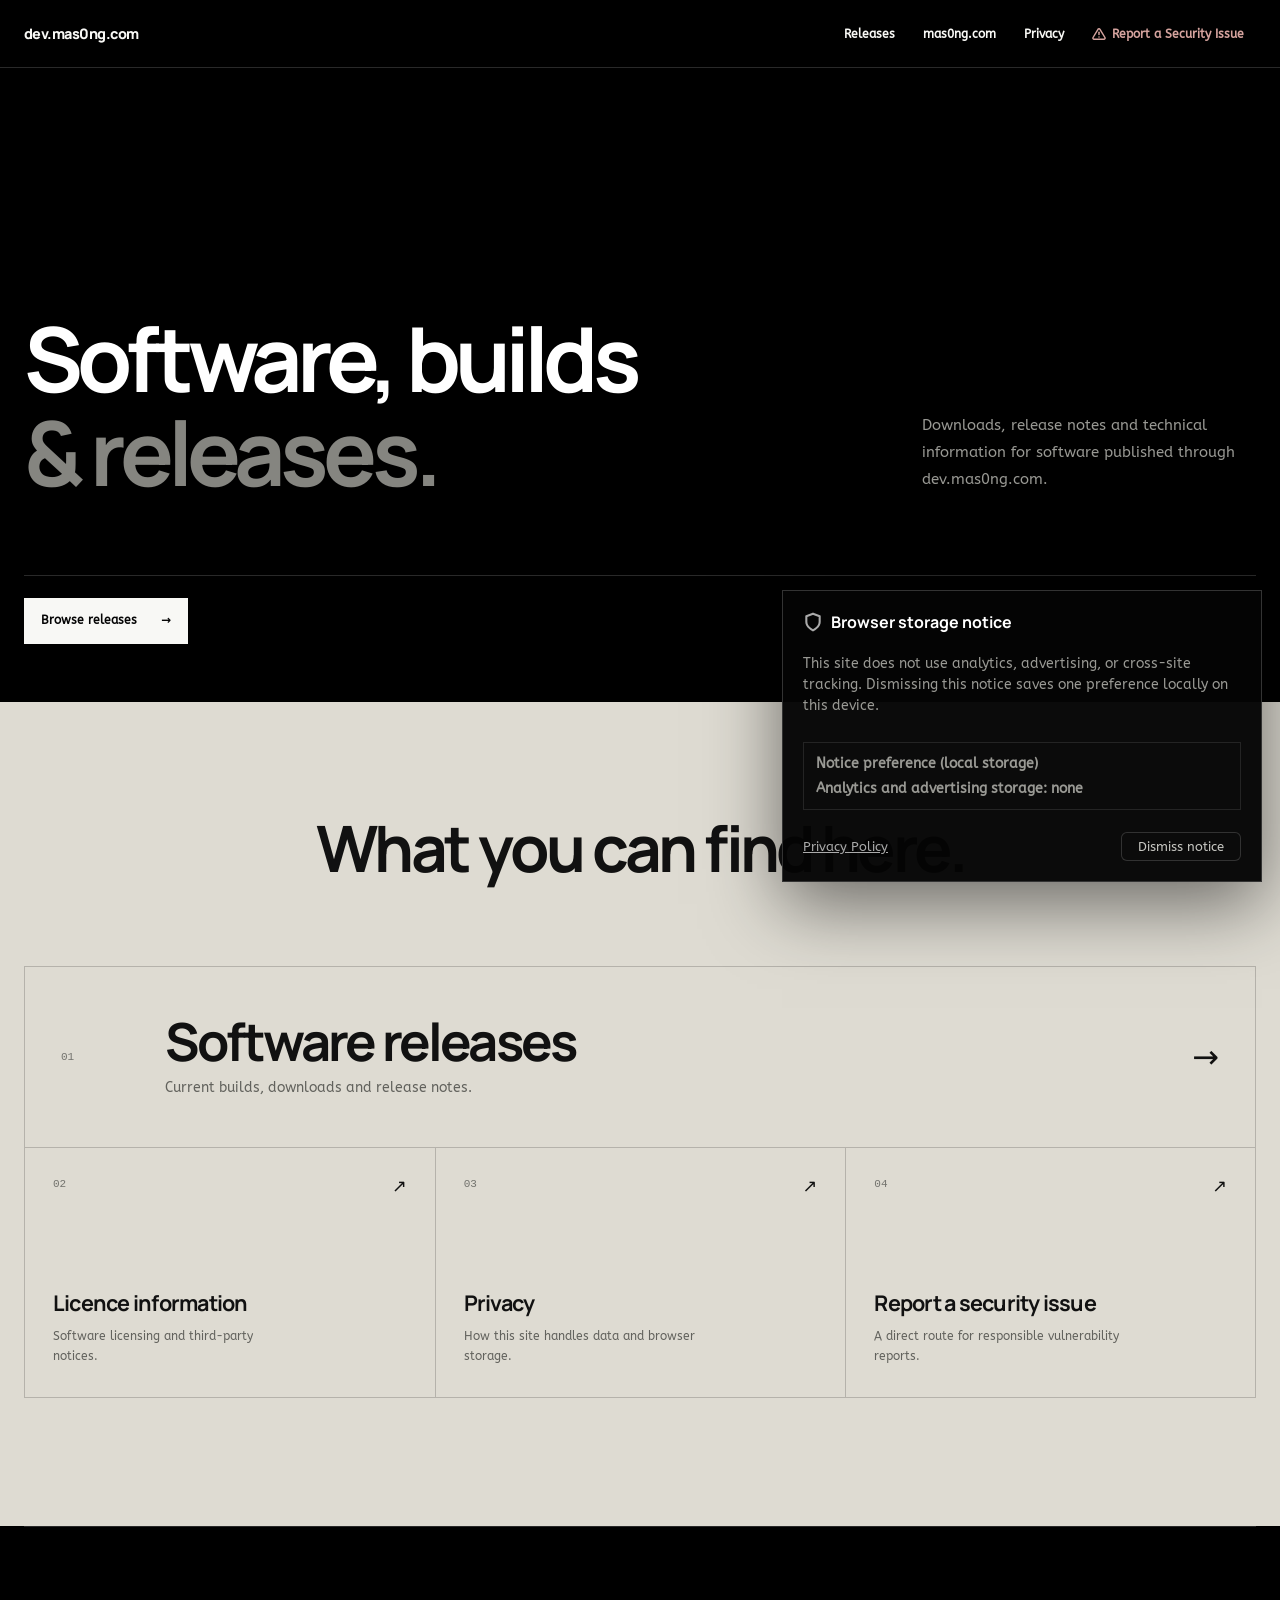
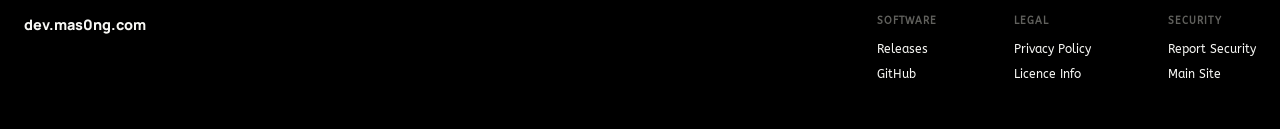
<file: index.html>
<!DOCTYPE html>
<html lang="en-GB">
<head>
  <meta charset="UTF-8" />
  <meta name="viewport" content="width=device-width, initial-scale=1.0" />
  <title>dev.mas0ng.com | Code releases</title>
  <meta name="description" content="Software downloads, release notes, and technical information published through dev.mas0ng.com." />
  <link rel="canonical" href="https://dev.mas0ng.com/" />
  <meta property="og:type" content="website" />
  <meta property="og:site_name" content="dev.mas0ng.com" />
  <meta property="og:title" content="dev.mas0ng.com | Code releases" />
  <meta property="og:description" content="Software downloads, release notes, and technical information published through dev.mas0ng.com." />
  <meta property="og:url" content="https://dev.mas0ng.com/" />
  <meta property="og:image" content="https://mas0ng.com/public_assets/site_branding/meta/dev-social-1200x630.png" />
  <meta property="og:image:width" content="1200" />
  <meta property="og:image:height" content="630" />
  <meta property="og:image:type" content="image/png" />
  <meta property="og:image:alt" content="Code and software releases on dev.mas0ng.com" />
  <meta name="twitter:card" content="summary_large_image" />
  <meta name="twitter:title" content="dev.mas0ng.com | Code releases" />
  <meta name="twitter:description" content="Software downloads, release notes, and technical information published through dev.mas0ng.com." />
  <meta name="twitter:image" content="https://mas0ng.com/public_assets/site_branding/meta/dev-social-1200x630.png" />
  <meta name="twitter:image:alt" content="Code and software releases on dev.mas0ng.com" />
  <meta name="theme-color" content="#000000" />
  <link rel="icon" type="image/svg+xml" href="https://mas0ng.com/public_assets/site_branding/favicon.svg" />
  <link rel="preconnect" href="https://fonts.gstatic.com" crossorigin />
  <link rel="preload" href="https://mas0ng.com/public_assets/fonts/etna.woff2" as="font" type="font/woff2" crossorigin />
  <link rel="stylesheet" href="https://fonts.googleapis.com/css2?family=ABeeZee:ital@0;1&family=Manrope:wght@500;600;700;800&display=swap" />
  <link rel="stylesheet" href="https://mas0ng.com/public_assets/site/css/site.css" />
  <link rel="stylesheet" href="/assets/dev.css?v=20260719-dev4" />
  <script src="/assets/navbar.js?v=20260719-dev4" defer></script>
  <script src="/assets/footer.js?v=20260719-dev4" defer></script>
  <script src="/assets/dev.js?v=20260719-dev4" defer></script>
</head>
<body data-page="dev">
  <div id="site-main" class="dev-site">
    <main>
      <section class="dev-hero" aria-labelledby="dev-title">
        <div class="dev-hero__inner">
          <div class="dev-hero__copy">
            <h1 id="dev-title"><span>Software, builds</span><span>&amp; releases.</span></h1>
            <p class="dev-hero__lead">Downloads, release notes and technical information for software published through dev.mas0ng.com.</p>
          </div>
          <div class="dev-hero__footer">
            <a class="dev-button dev-button--light" href="/releases/">Browse releases <span aria-hidden="true">&rarr;</span></a>
          </div>
        </div>
      </section>

      <section class="dev-directory" aria-labelledby="directory-title">
        <div class="dev-directory__inner">
          <header class="dev-directory__header">
            <h2 id="directory-title">What you can find here.</h2>
          </header>

          <a class="dev-feature-link" href="/releases/">
            <span class="dev-feature-link__index">01</span>
            <span class="dev-feature-link__copy">
              <strong>Software releases</strong>
              <span>Current builds, downloads and release notes.</span>
            </span>
            <span class="dev-feature-link__arrow" aria-hidden="true">&rarr;</span>
          </a>

          <div class="dev-link-grid">
            <a class="dev-text-link" href="https://mas0ng.com/legal/licences">
              <span class="dev-text-link__index">02</span>
              <strong>Licence information</strong>
              <span>Software licensing and third-party notices.</span>
              <span class="dev-text-link__arrow" aria-hidden="true">&nearr;</span>
            </a>
            <a class="dev-text-link" href="https://mas0ng.com/legal/privacy">
              <span class="dev-text-link__index">03</span>
              <strong>Privacy</strong>
              <span>How this site handles data and browser storage.</span>
              <span class="dev-text-link__arrow" aria-hidden="true">&nearr;</span>
            </a>
            <a class="dev-text-link" href="https://mas0ng.com/legal/security?reportModalPopup=true">
              <span class="dev-text-link__index">04</span>
              <strong>Report a security issue</strong>
              <span>A direct route for responsible vulnerability reports.</span>
              <span class="dev-text-link__arrow" aria-hidden="true">&nearr;</span>
            </a>
          </div>
        </div>
      </section>
    </main>
  </div>
</body>
</html>
</file>
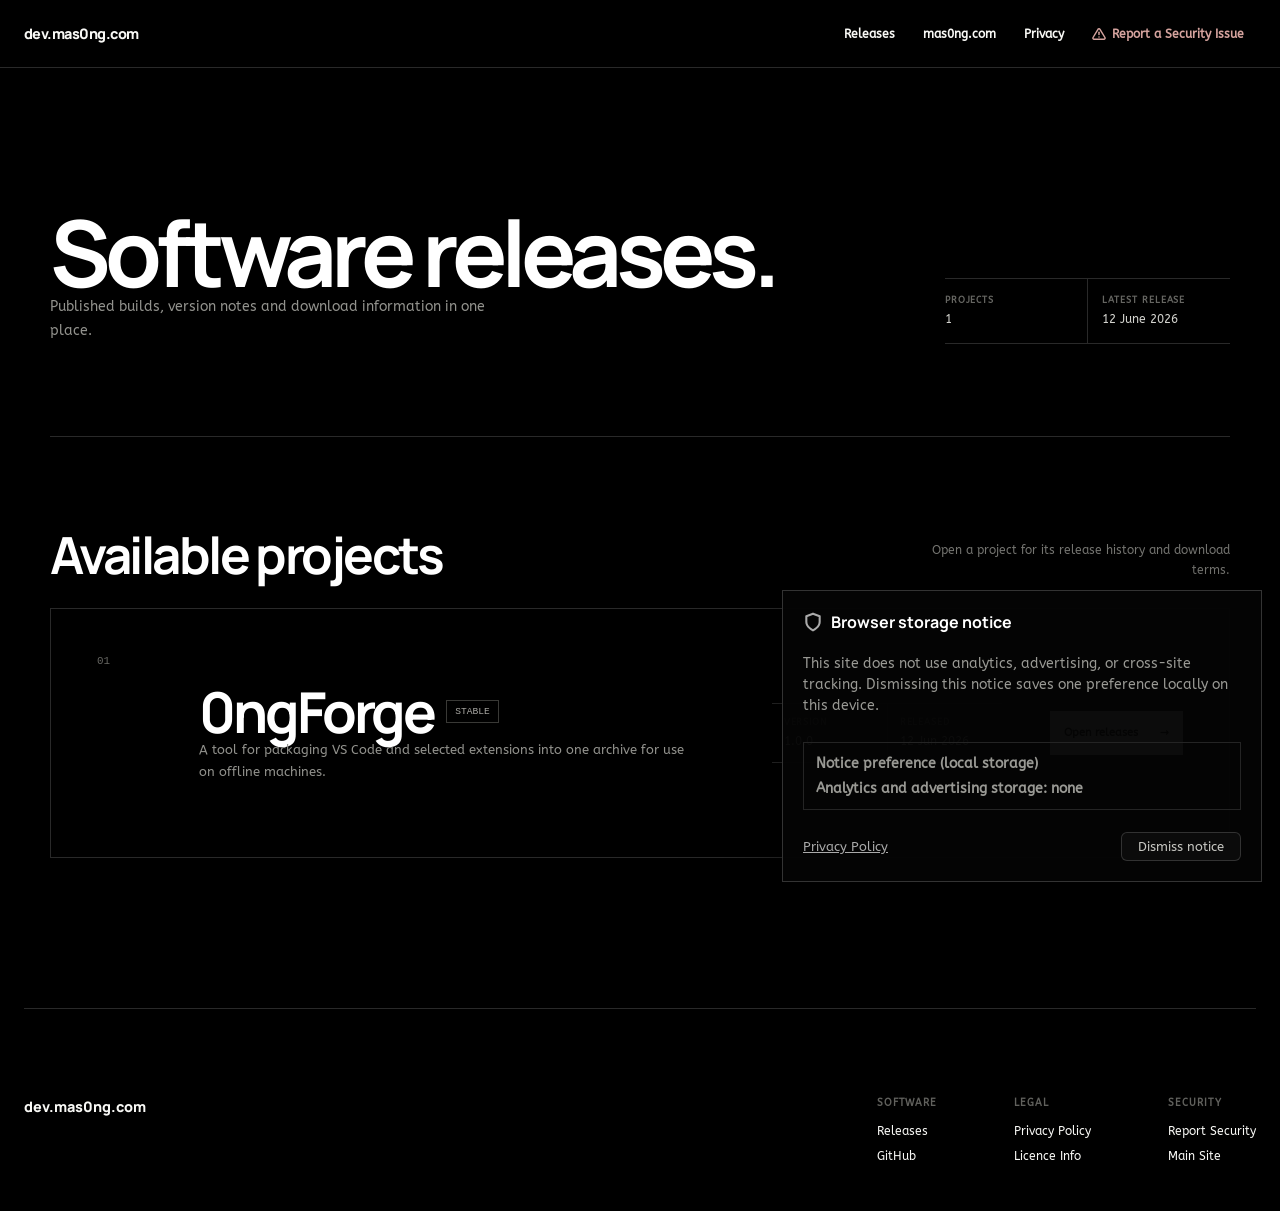
<file: releases/index.html>
<!DOCTYPE html>
<html lang="en-GB">
<head>
  <meta charset="UTF-8" />
  <meta name="viewport" content="width=device-width, initial-scale=1.0" />
  <title>dev.mas0ng.com | Software Releases</title>
  <meta name="description" content="Software releases, changelogs, experiments, and code projects from Mason." />
  <link rel="canonical" href="https://dev.mas0ng.com/releases/" />
  <meta property="og:type" content="website" />
  <meta property="og:site_name" content="dev.mas0ng.com" />
  <meta property="og:title" content="Software releases | dev.mas0ng.com" />
  <meta property="og:description" content="Software releases, changelogs, experiments, and code projects from Mason." />
  <meta property="og:url" content="https://dev.mas0ng.com/releases/" />
  <meta property="og:image" content="https://mas0ng.com/public_assets/site_branding/meta/dev-social-1200x630.png" />
  <meta property="og:image:width" content="1200" />
  <meta property="og:image:height" content="630" />
  <meta property="og:image:type" content="image/png" />
  <meta property="og:image:alt" content="Software releases on dev.mas0ng.com" />
  <meta name="twitter:card" content="summary_large_image" />
  <meta name="twitter:title" content="Software releases | dev.mas0ng.com" />
  <meta name="twitter:description" content="Software releases, changelogs, experiments, and code projects from Mason." />
  <meta name="twitter:image" content="https://mas0ng.com/public_assets/site_branding/meta/dev-social-1200x630.png" />
  <meta name="twitter:image:alt" content="Software releases on dev.mas0ng.com" />
  <meta name="theme-color" content="#000000" />
  <link rel="icon" type="image/svg+xml" href="https://mas0ng.com/public_assets/site_branding/favicon.svg" />
  <link rel="preconnect" href="https://fonts.gstatic.com" crossorigin />
  <link rel="preload" href="https://mas0ng.com/public_assets/fonts/etna.woff2" as="font" type="font/woff2" crossorigin />
  <link rel="stylesheet" href="https://fonts.googleapis.com/css2?family=ABeeZee:ital@0;1&family=Manrope:wght@500;600;700;800&display=swap" />
  <link rel="stylesheet" href="https://mas0ng.com/public_assets/site/css/site.css" />
  <link rel="stylesheet" href="/assets/dev.css?v=20260719-dev4" />
  <script src="/assets/navbar.js?v=20260719-dev4" defer></script>
  <script src="/assets/footer.js?v=20260719-dev4" defer></script>
  <script src="/assets/dev.js?v=20260719-dev4" defer></script>
</head>
<body data-page="dev">
  <div id="site-main" class="dev-site">
    <main>
      <section class="release-overview" aria-labelledby="dev-title">
        <div class="release-overview__copy">
          <h1 id="dev-title">Software releases.</h1>
          <p>Published builds, version notes and download information in one place.</p>
        </div>
        <dl class="release-overview__summary" aria-label="Release archive summary">
          <div><dt>Projects</dt><dd>1</dd></div>
          <div><dt>Latest release</dt><dd>12 June 2026</dd></div>
        </dl>
      </section>

      <section class="release-catalog" aria-labelledby="projects-title">
        <header class="release-catalog__header">
          <h2 id="projects-title">Available projects</h2>
          <p>Open a project for its release history and download terms.</p>
        </header>

        <a href="/releases/0ngForge.html" class="release-entry" aria-label="Open 0ngForge releases">
          <span class="release-entry__index">01</span>
          <div class="release-entry__copy">
            <div class="release-entry__title-row">
              <h3>0ngForge</h3>
              <span class="release-entry__status">Stable</span>
            </div>
            <p>A tool for packaging VS Code and selected extensions into one archive for use on offline machines.</p>
          </div>
          <dl class="release-entry__facts">
            <div><dt>Version</dt><dd>1.0.0</dd></div>
            <div><dt>Released</dt><dd>12 Jun 2026</dd></div>
          </dl>
          <span class="release-entry__action">Open releases <span aria-hidden="true">&rarr;</span></span>
        </a>
      </section>
    </main>
  </div>
</body>
</html>
</file>
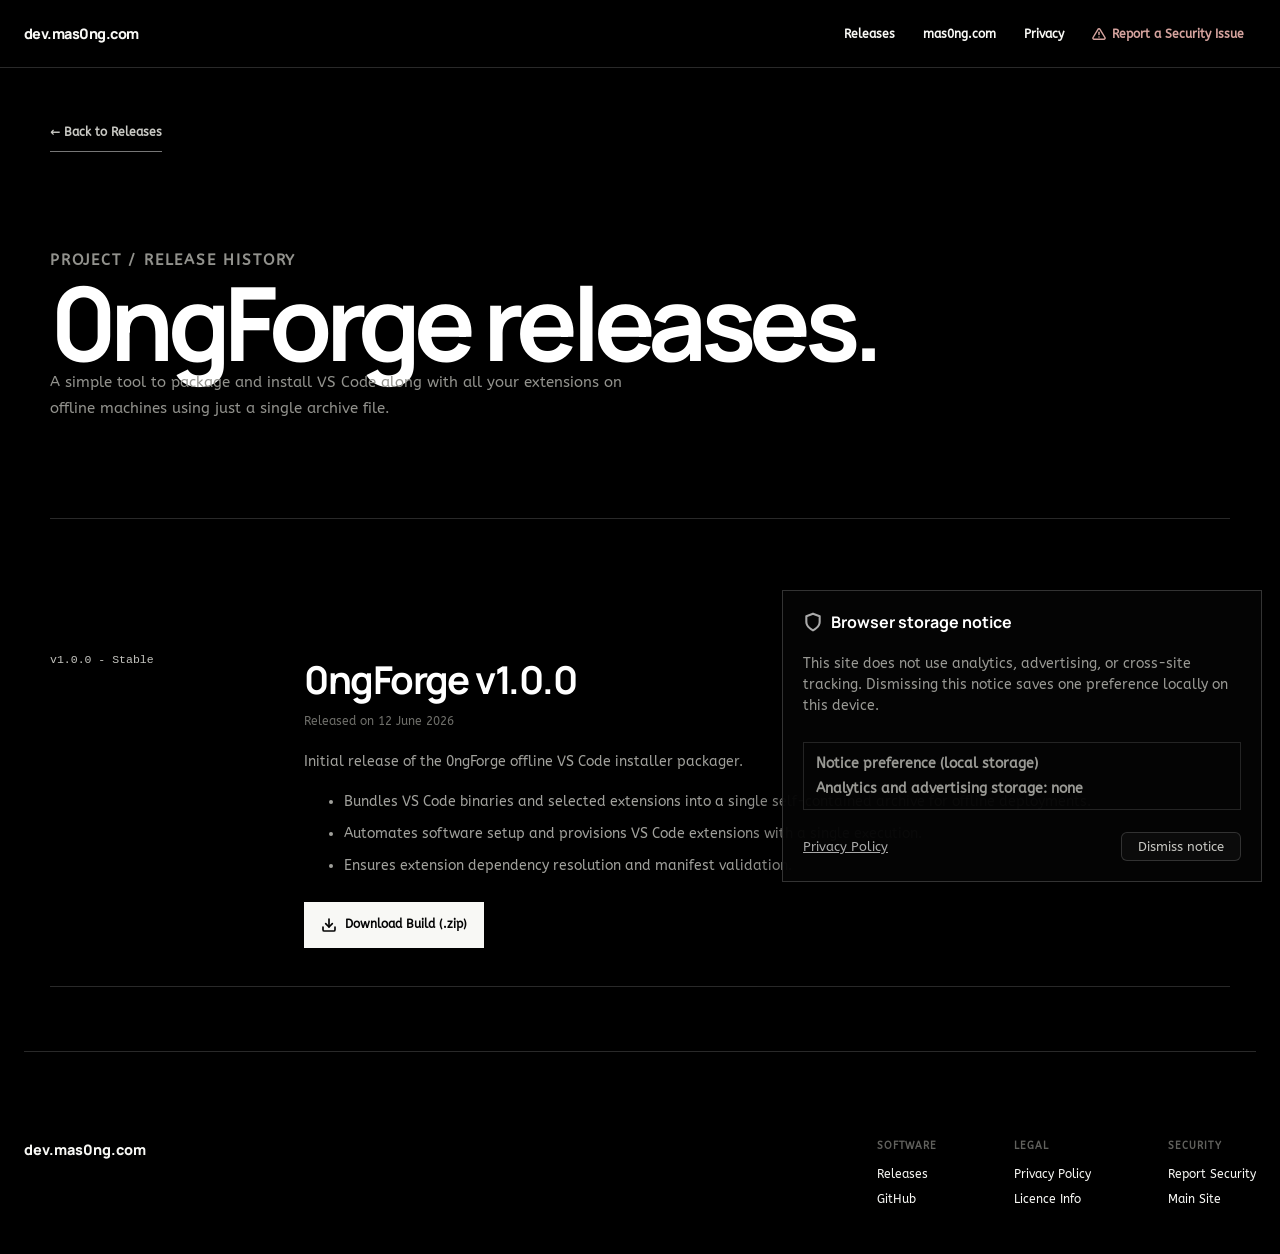
<file: releases/0ngForge.html>
<!DOCTYPE html>
<html lang="en-GB">
<head>
  <meta charset="UTF-8" />
  <meta name="viewport" content="width=device-width, initial-scale=1.0" />
  <title>dev.mas0ng.com | 0ngForge Releases</title>
  <meta name="description" content="Release history and version logs for 0ngForge." />
  <link rel="canonical" href="https://dev.mas0ng.com/releases/0ngForge.html" />
  <meta property="og:type" content="website" />
  <meta property="og:site_name" content="dev.mas0ng.com" />
  <meta property="og:title" content="0ngForge releases | dev.mas0ng.com" />
  <meta property="og:description" content="Release history and version logs for 0ngForge." />
  <meta property="og:url" content="https://dev.mas0ng.com/releases/0ngForge.html" />
  <meta property="og:image" content="https://mas0ng.com/public_assets/site_branding/meta/dev-social-1200x630.png" />
  <meta property="og:image:width" content="1200" />
  <meta property="og:image:height" content="630" />
  <meta property="og:image:type" content="image/png" />
  <meta property="og:image:alt" content="0ngForge releases on dev.mas0ng.com" />
  <meta name="twitter:card" content="summary_large_image" />
  <meta name="twitter:title" content="0ngForge releases | dev.mas0ng.com" />
  <meta name="twitter:description" content="Release history and version logs for 0ngForge." />
  <meta name="twitter:image" content="https://mas0ng.com/public_assets/site_branding/meta/dev-social-1200x630.png" />
  <meta name="twitter:image:alt" content="0ngForge releases on dev.mas0ng.com" />
  <meta name="theme-color" content="#000000" />
  <link rel="icon" type="image/svg+xml" href="https://mas0ng.com/public_assets/site_branding/favicon.svg" />
  <link rel="preconnect" href="https://fonts.gstatic.com" crossorigin />
  <link rel="preload" href="https://mas0ng.com/public_assets/fonts/etna.woff2" as="font" type="font/woff2" crossorigin />
  <link rel="stylesheet" href="https://fonts.googleapis.com/css2?family=ABeeZee:ital@0;1&family=Manrope:wght@500;600;700;800&display=swap" />
  <link rel="stylesheet" href="https://mas0ng.com/public_assets/site/css/site.css" />
  <link rel="stylesheet" href="/assets/dev.css?v=20260719-dev4" />
  <script src="/assets/navbar.js?v=20260719-dev4" defer></script>
  <script src="/assets/footer.js?v=20260719-dev4" defer></script>
  <script src="/assets/dev.js?v=20260719-dev4" defer></script>
</head>
<body data-page="dev">
  <div id="site-main" class="dev-site">
    <main>
      <!-- Back button above header -->
      <div class="back-button-container">
        <a href="/releases/" class="back-button">&larr; Back to Releases</a>
      </div>

      <section class="dev-hero dev-release-hero" aria-labelledby="dev-title">
        <div class="dev-hero__copy">
          <p class="dev-kicker">Project / Release history</p>
          <h1 id="dev-title">0ngForge releases.</h1>
          <p class="dev-hero__lead">
            A simple tool to package and install VS Code along with all your extensions on offline machines using just a single archive file.
          </p>
        </div>
      </section>

      <section class="timeline" style="padding-bottom: 64px;">
        <!-- Version 1.0.0 (Latest & Only Release) -->
        <div class="timeline-item latest">
          <span class="timeline-version-badge latest">v1.0.0 - Stable</span>
          <div class="timeline-card">
            <h2>0ngForge v1.0.0</h2>
            <div class="timeline-date">Released on 12 June 2026</div>
            <p style="color: #cbd5e1; font-size: 0.95rem; line-height: 1.5; margin: 0;">Initial release of the 0ngForge offline VS Code installer packager.</p>
            <ul>
              <li>Bundles VS Code binaries and selected extensions into a single self-contained archive for offline deployments.</li>
              <li>Automates software setup and provisions VS Code extensions with a single execution.</li>
              <li>Ensures extension dependency resolution and manifest validation.</li>
            </ul>

            <!-- Download Button -->
            <div style="margin-top: 24px; display: flex; gap: 12px; flex-wrap: wrap;">
              <a href="/downloads/0ngforge/build.zip" id="download-btn" class="nav-pill nav-pill--solid" style="display: inline-flex; align-items: center; gap: 8px; font-weight: 700;">
                <svg width="16" height="16" viewBox="0 0 24 24" fill="none" stroke="currentColor" stroke-width="2.5" stroke-linecap="round" stroke-linejoin="round"><path d="M21 15v4a2 2 0 0 1-2 2H5a2 2 0 0 1-2-2v-4"></path><polyline points="7 10 12 15 17 10"></polyline><line x1="12" y1="15" x2="12" y2="3"></line></svg>
                <span>Download Build (.zip)</span>
              </a>
            </div>
          </div>
        </div>
      </section>
    </main>

    <!-- Download Terms Modal -->
    <div id="terms-modal" style="position: fixed; inset: 0; z-index: 9999; display: none; align-items: center; justify-content: center; padding: 20px;">
      <!-- Overlay -->
      <div id="terms-overlay" style="position: absolute; inset: 0; background: rgba(5, 10, 20, 0.85); backdrop-filter: blur(12px); -webkit-backdrop-filter: blur(12px);"></div>
      
      <!-- Modal Container -->
      <div class="timeline-card" style="position: relative; z-index: 10000; width: 100%; max-width: 1000px; height: 820px; padding: 32px; display: flex; flex-direction: column; gap: 20px; box-shadow: 0 25px 70px rgba(0,0,0,0.6); max-height: calc(100vh - 60px); overflow: hidden;">
        
        <!-- Modal Header -->
        <div style="display: flex; justify-content: space-between; align-items: center; border-bottom: 1px solid rgba(255,255,255,0.08); padding-bottom: 16px;">
          <div>
            <h3 style="margin: 0; font-size: 0.85rem; text-transform: uppercase; letter-spacing: 0.05em; color: #38bdf8; font-weight: 800;" id="terms-step-label">Step 1 of 6</h3>
            <h2 style="margin: 4px 0 0 0; font-size: 1.4rem; color: #fff; font-family: var(--font-display);" id="terms-title-label">Privacy Policy</h2>
          </div>
          <button id="terms-close-btn" style="background: none; border: none; color: rgba(255,255,255,0.4); font-size: 1.8rem; cursor: pointer; line-height: 1; transition: color 0.15s ease;">&times;</button>
        </div>
        
        <!-- Modal Content (Iframe Area) -->
        <div id="iframe-wrapper" style="flex: 1; overflow: hidden; display: flex;">
          <iframe id="terms-iframe" style="width: 100%; height: 100%; border: 1px solid rgba(255,255,255,0.08); border-radius: 12px; background: rgba(0,0,0,0.2);" src=""></iframe>
        </div>

        <!-- Specific Terms Content Area -->
        <div id="specific-terms-content" style="display: none; flex: 1; flex-direction: column; gap: 16px; color: #cbd5e1; overflow-y: auto; padding-right: 8px; line-height: 1.6;">
          <div style="background: rgba(239, 68, 68, 0.1); border: 1px solid rgba(239, 68, 68, 0.2); border-radius: 12px; padding: 18px; display: flex; gap: 12px; align-items: flex-start;">
            <svg width="20" height="20" viewBox="0 0 24 24" fill="none" stroke="#ef4444" stroke-width="2.5" stroke-linecap="round" stroke-linejoin="round" style="flex-shrink:0; margin-top:2px;"><path d="M10.29 3.86L1.82 18a2 2 0 0 0 1.71 3h16.94a2 2 0 0 0 1.71-3L13.71 3.86a2 2 0 0 0-3.42 0z"></path><line x1="12" y1="9" x2="12" y2="13"></line><line x1="12" y1="17" x2="12.01" y2="17"></line></svg>
            <div>
              <strong style="color: #f87171; display: block; margin-bottom: 4px;">Microsoft VS Code Rights</strong>
              Visual Studio Code, VS Code, and all associated branding, copyright, and trademarks are owned by Microsoft Corporation. 0ngForge is an independent third-party packaging tool and is not associated with, authorized, or endorsed by Microsoft.
            </div>
          </div>

          <div style="background: rgba(16, 185, 129, 0.1); border: 1px solid rgba(16, 185, 129, 0.2); border-radius: 12px; padding: 18px; display: flex; gap: 12px; align-items: flex-start;">
            <svg width="20" height="20" viewBox="0 0 24 24" fill="none" stroke="#10b981" stroke-width="2.5" stroke-linecap="round" stroke-linejoin="round" style="flex-shrink:0; margin-top:2px;"><polyline points="16 18 22 12 16 6"></polyline><polyline points="8 6 2 12 8 18"></polyline></svg>
            <div>
              <strong style="color: #34d399; display: block; margin-bottom: 4px;">Open-Source & Remixing</strong>
              0ngForge is fully open-source and released under the MIT License. You are permitted and encouraged to remake, modify, fork, or redistribute this software to fit your own custom systems or packaging layouts.
            </div>
          </div>
          
          <div style="padding: 4px;">
            <h4 style="color: #fff; margin: 0 0 8px 0; font-size: 0.95rem;">Disclaimer</h4>
            <p style="margin: 0; font-size: 0.88rem; color: #94a3b8;">By downloading this build, you agree that you are solely responsible for ensuring compliance with any licensing agreements, copyright limits, or usage terms corresponding to the Visual Studio Code extensions you package and provision.</p>
          </div>
        </div>
        
        <!-- Modal Footer -->
        <div style="display: flex; justify-content: space-between; align-items: center; border-top: 1px solid rgba(255,255,255,0.08); padding-top: 16px; margin-top: 8px;">
          <button id="terms-cancel-btn" class="nav-pill" style="border-color: rgba(255,255,255,0.2); color: rgba(255,255,255,0.6); font-weight: 700;">Cancel</button>
          <button id="terms-next-btn" class="nav-pill nav-pill--solid" style="font-weight: 700; margin: 0;">Next</button>
        </div>
      </div>
    </div>
  </div>

  <script>
    document.addEventListener('DOMContentLoaded', () => {
      const downloadBtn = document.getElementById('download-btn');
      const modal = document.getElementById('terms-modal');
      const overlay = document.getElementById('terms-overlay');
      const closeBtn = document.getElementById('terms-close-btn');
      const cancelBtn = document.getElementById('terms-cancel-btn');
      const nextBtn = document.getElementById('terms-next-btn');
      const iframe = document.getElementById('terms-iframe');
      const stepLabel = document.getElementById('terms-step-label');
      const titleLabel = document.getElementById('terms-title-label');
      
      const iframeWrapper = document.getElementById('iframe-wrapper');
      const specificContent = document.getElementById('specific-terms-content');

      const steps = [
        { type: "general", title: "Privacy Policy", url: "https://mas0ng.com/legal/privacy?hideNav=true" },
        { type: "general", title: "Terms of Service", url: "https://mas0ng.com/legal/terms?hideNav=true" },
        { type: "general", title: "Software Licenses", url: "https://mas0ng.com/legal/licences?hideNav=true" },
        { type: "general", title: "Cookie Policy", url: "https://mas0ng.com/legal/cookies?hideNav=true" },
        { type: "general", title: "Downloads Policy", url: "https://mas0ng.com/legal/downloads?hideNav=true" },
        { type: "specific", title: "Program Terms & Licenses" }
      ];
      let currentStep = 0;

      const openModal = (e) => {
        e.preventDefault();
        currentStep = 0;
        updateStep();
        modal.style.display = 'flex';
        document.body.style.overflow = 'hidden';
      };

      const closeModal = () => {
        modal.style.display = 'none';
        iframe.src = '';
        document.body.style.overflow = '';
      };

      const updateStep = () => {
        const step = steps[currentStep];
        stepLabel.textContent = `Step ${currentStep + 1} of ${steps.length}`;
        titleLabel.textContent = step.title;

        if (step.type === 'general') {
          iframeWrapper.style.display = 'flex';
          specificContent.style.display = 'none';
          iframe.src = step.url;
          nextBtn.textContent = "Next";
        } else if (step.type === 'specific') {
          iframeWrapper.style.display = 'none';
          specificContent.style.display = 'flex';
          nextBtn.textContent = "Accept & Download";
        }
      };

      const handleNext = () => {
        if (currentStep < steps.length - 1) {
          currentStep++;
          updateStep();
        } else {
          // Trigger download
          const link = document.createElement('a');
          link.href = "/downloads/0ngforge/build.zip";
          link.setAttribute('download', 'build.zip');
          document.body.appendChild(link);
          link.click();
          document.body.removeChild(link);
          closeModal();
        }
      };

      downloadBtn?.addEventListener('click', openModal);
      closeBtn?.addEventListener('click', closeModal);
      cancelBtn?.addEventListener('click', closeModal);
      overlay?.addEventListener('click', closeModal);
      nextBtn?.addEventListener('click', handleNext);

      // Escape key to close
      document.addEventListener('keydown', (e) => {
        if (e.key === 'Escape' && modal.style.display === 'flex') {
          closeModal();
        }
      });
    });
  </script>
</body>
</html>
</file>
<file: assets/dev.css>
@font-face {
  font-family: "Etna";
  src: url("https://mas0ng.com/public_assets/fonts/etna.woff2") format("woff2");
  font-weight: 400 700;
  font-style: normal;
  font-display: swap;
}

:root {
  color-scheme: dark;
  --dev-black: #000;
  --dev-ink: #111;
  --dev-paper: #dedbd2;
  --dev-paper-light: #efede7;
  --dev-white: #f8f8f5;
  --dev-grey: #92928d;
  --dev-line-dark: rgba(255, 255, 255, 0.16);
  --dev-line-light: rgba(17, 17, 17, 0.2);
  --dev-heading: "Manrope", ui-sans-serif, system-ui, sans-serif;
  --dev-body: "ABeeZee", ui-sans-serif, system-ui, sans-serif;
  --dev-code: "SFMono-Regular", Consolas, "Liberation Mono", monospace;
}

*,
*::before,
*::after {
  box-sizing: border-box;
}

html {
  scroll-behavior: smooth;
  background: var(--dev-black);
}

body[data-page="dev"] {
  min-height: 100svh;
  margin: 0;
  overflow-x: hidden;
  color: var(--dev-white);
  background: var(--dev-black);
  font-family: var(--dev-body);
}

body[data-page="dev"] a {
  color: inherit;
  text-decoration: none;
}

body[data-page="dev"] button,
body[data-page="dev"] input {
  font: inherit;
}

body[data-page="dev"] h1,
body[data-page="dev"] h2,
body[data-page="dev"] h3,
body[data-page="dev"] p {
  margin-top: 0;
}

.dev-site {
  display: flex;
  min-height: 100svh;
  flex-direction: column;
  background: var(--dev-black);
}

.dev-site > main {
  flex: 1 0 auto;
}

.dev-backdrop {
  display: none;
}

/* Navigation */
.dev-nav {
  position: fixed;
  inset: 0 0 auto;
  z-index: 100;
  display: flex;
  min-height: 68px;
  align-items: center;
  justify-content: space-between;
  gap: 32px;
  width: 100%;
  padding: 0 max(24px, calc((100vw - 1320px) / 2));
  border-bottom: 1px solid var(--dev-line-dark);
  background: rgba(0, 0, 0, 0.82);
  -webkit-backdrop-filter: blur(18px);
  backdrop-filter: blur(18px);
}

.dev-nav__brand {
  color: #fff;
  font-family: var(--dev-heading);
  font-size: 0.9rem;
  font-weight: 800;
  letter-spacing: -0.035em;
}

.dev-nav__links {
  display: flex;
  align-items: center;
  justify-content: flex-end;
  gap: 4px;
}

.dev-nav__links a {
  display: inline-flex;
  min-height: 36px;
  align-items: center;
  padding: 8px 12px;
  color: #a1a19c;
  font-size: 0.76rem;
  font-weight: 700;
  transition: color 150ms ease, background 150ms ease;
}

.dev-nav__links a:hover,
.dev-nav__links a:focus-visible,
.dev-nav__links a.dev-nav__link--red:hover,
.dev-nav__links a.dev-nav__link--red:focus-visible {
  color: #fff !important;
  background: #2d2d2a;
}

.dev-nav__links a.dev-nav__link--red {
  color: #d5a39e !important;
}

/* Home hero */
.dev-hero {
  min-height: clamp(560px, 78svh, 720px);
  padding-top: 68px;
  color: var(--dev-white);
  background: #000;
}

.dev-hero__inner {
  display: flex;
  min-height: calc(clamp(560px, 78svh, 720px) - 68px);
  width: min(calc(100% - 48px), 1320px);
  margin: 0 auto;
  padding: clamp(28px, 4vw, 48px) 0 clamp(34px, 5vw, 58px);
  flex-direction: column;
}

.dev-hero__copy {
  display: grid;
  grid-template-columns: minmax(0, 1fr) minmax(260px, 0.42fr);
  align-items: end;
  gap: clamp(46px, 8vw, 120px);
  margin-top: auto;
  padding: clamp(64px, 9vw, 118px) 0 clamp(52px, 7vw, 82px);
}

.dev-hero h1 {
  margin: 0;
  color: #fff;
  font-family: var(--dev-heading);
  font-size: clamp(3.8rem, 7vw, 7rem);
  font-weight: 700;
  letter-spacing: -0.065em;
  line-height: 0.92;
}

.dev-hero h1 span {
  display: block;
}

.dev-hero h1 span:last-child {
  margin-top: 0.12em;
  color: #858580;
}

.dev-hero__lead {
  max-width: 46ch;
  margin: 0;
  color: #989893;
  font-size: clamp(0.92rem, 1.2vw, 1.04rem);
  line-height: 1.75;
}

.dev-hero__footer {
  padding-top: 22px;
  border-top: 1px solid var(--dev-line-dark);
}

.dev-button,
.nav-pill {
  display: inline-flex;
  min-height: 46px;
  align-items: center;
  justify-content: space-between;
  gap: 24px;
  padding: 11px 16px;
  border: 1px solid rgba(255, 255, 255, 0.32);
  border-radius: 0;
  color: var(--dev-white);
  background: transparent;
  font-size: 0.74rem;
  font-weight: 800;
  line-height: 1;
  transition: color 150ms ease, background 150ms ease, border-color 150ms ease;
}

.dev-button--light,
.dev-button--primary,
.nav-pill--solid {
  border-color: var(--dev-white);
  color: #050505 !important;
  background: var(--dev-white);
}

.dev-button--light:hover,
.dev-button--primary:hover,
.nav-pill--solid:hover {
  border-color: #d8d4ca;
  color: #050505 !important;
  background: #d8d4ca;
}

.nav-pill--red {
  border-color: #a85048;
  color: #fff !important;
  background: #8d3f39;
}

/* Home directory */
.dev-directory {
  padding: 0 24px;
  color: var(--dev-ink);
  background: var(--dev-paper);
}

.dev-directory__inner {
  width: min(100%, 1320px);
  margin: 0 auto;
  padding: clamp(72px, 9vw, 120px) 0 clamp(84px, 10vw, 140px);
}

.dev-directory__header {
  display: flex;
  justify-content: center;
  text-align: center;
  margin-bottom: clamp(48px, 7vw, 86px);
}

.dev-eyebrow,
.dev-kicker {
  margin: 0;
  color: #6f6f6a;
  font-size: 0.64rem;
  font-weight: 800;
  letter-spacing: 0.12em;
  text-transform: uppercase;
}

.dev-directory h2 {
  max-width: none;
  margin: 0;
  font-family: var(--dev-heading);
  font-size: clamp(2.5rem, 5vw, 5.2rem);
  font-weight: 700;
  letter-spacing: -0.055em;
  line-height: 0.98;
}

.dev-feature-link {
  display: grid;
  grid-template-columns: 80px minmax(0, 1fr) auto;
  gap: 24px;
  align-items: center;
  padding: clamp(28px, 4vw, 48px) clamp(22px, 3vw, 36px);
  border: 1px solid var(--dev-line-light);
}

.dev-feature-link__index,
.dev-text-link__index {
  color: #73736e;
  font-family: var(--dev-code);
  font-size: 0.69rem;
}

.dev-feature-link__copy {
  display: grid;
  gap: 10px;
}

.dev-feature-link__copy strong {
  font-family: var(--dev-heading);
  font-size: clamp(2rem, 4.1vw, 4.4rem);
  font-weight: 700;
  letter-spacing: -0.055em;
  line-height: 1;
}

.dev-feature-link__copy > span {
  color: #62625d;
  font-size: 0.85rem;
  line-height: 1.6;
}

.dev-feature-link__arrow,
.dev-text-link__arrow {
  transition: transform 150ms ease;
}

.dev-feature-link__arrow {
  font-size: 2rem;
}

.dev-feature-link:hover .dev-feature-link__arrow,
.dev-feature-link:focus-visible .dev-feature-link__arrow,
.dev-text-link:hover .dev-text-link__arrow,
.dev-text-link:focus-visible .dev-text-link__arrow {
  transform: translate(4px, -2px);
}

.dev-link-grid {
  display: grid;
  grid-template-columns: repeat(3, minmax(0, 1fr));
}

.dev-text-link {
  position: relative;
  display: flex;
  min-height: 250px;
  padding: 30px 28px;
  flex-direction: column;
  border-bottom: 1px solid var(--dev-line-light);
  border-left: 1px solid var(--dev-line-light);
}

.dev-text-link:last-child {
  border-right: 1px solid var(--dev-line-light);
}

.dev-text-link strong {
  margin-top: auto;
  font-family: var(--dev-heading);
  font-size: 1.35rem;
  font-weight: 700;
  letter-spacing: -0.035em;
}

.dev-text-link > span:not(.dev-text-link__index):not(.dev-text-link__arrow) {
  max-width: 35ch;
  margin-top: 10px;
  color: #62625d;
  font-size: 0.78rem;
  line-height: 1.6;
}

.dev-text-link__arrow {
  position: absolute;
  top: 28px;
  right: 28px;
  margin: 0 !important;
  color: var(--dev-ink) !important;
  font-size: 1.1rem !important;
}

.dev-feature-link:hover,
.dev-feature-link:focus-visible,
.dev-text-link:hover,
.dev-text-link:focus-visible {
  color: #000;
  background: rgba(255, 255, 255, 0.24);
}

/* Interior pages */
.release-overview,
.release-catalog {
  width: min(calc(100% - 48px), 1180px);
  margin: 0 auto;
}

.release-overview {
  display: grid;
  grid-template-columns: minmax(0, 1fr) minmax(280px, 0.36fr);
  gap: clamp(48px, 8vw, 110px);
  align-items: end;
  padding: clamp(150px, 18vw, 210px) 0 clamp(62px, 8vw, 92px);
  border-bottom: 1px solid var(--dev-line-dark);
}

.release-overview h1 {
  max-width: 920px;
  margin: 0;
  color: #fff;
  font-family: var(--dev-heading);
  font-size: clamp(3.8rem, 7.2vw, 6.8rem);
  font-weight: 700;
  letter-spacing: -0.065em;
  line-height: 0.92;
}

.release-overview__copy > p {
  max-width: 56ch;
  margin: 22px 0 0;
  color: #92928d;
  font-size: 0.9rem;
  line-height: 1.7;
}

.release-overview__summary {
  display: grid;
  grid-template-columns: repeat(2, minmax(0, 1fr));
  margin: 0;
  border-top: 1px solid var(--dev-line-dark);
  border-bottom: 1px solid var(--dev-line-dark);
}

.release-overview__summary div {
  min-width: 0;
  padding: 15px 12px 15px 0;
}

.release-overview__summary div + div {
  padding-left: 14px;
  border-left: 1px solid var(--dev-line-dark);
}

.release-overview__summary dt,
.release-entry__facts dt {
  margin: 0 0 6px;
  color: #666662;
  font-size: 0.58rem;
  font-weight: 800;
  letter-spacing: 0.1em;
  text-transform: uppercase;
}

.release-overview__summary dd,
.release-entry__facts dd {
  margin: 0;
  color: #d3d3ce;
  font-size: 0.74rem;
  line-height: 1.45;
}

.release-catalog {
  padding: clamp(62px, 8vw, 92px) 0 clamp(90px, 12vw, 150px);
}

.release-catalog__header {
  display: flex;
  align-items: end;
  justify-content: space-between;
  gap: 32px;
  margin-bottom: 28px;
}

.release-catalog__header h2 {
  margin: 0;
  color: #fff;
  font-family: var(--dev-heading);
  font-size: clamp(2rem, 4vw, 3.5rem);
  font-weight: 700;
  letter-spacing: -0.05em;
  line-height: 1;
}

.release-catalog__header p {
  max-width: 44ch;
  margin: 0;
  color: #777773;
  font-size: 0.76rem;
  line-height: 1.6;
  text-align: right;
}

.release-entry {
  display: grid;
  grid-template-columns: 54px minmax(0, 1fr) minmax(230px, 0.36fr) auto;
  gap: clamp(22px, 4vw, 48px);
  align-items: center;
  min-height: 250px;
  padding: clamp(28px, 4vw, 46px);
  border: 1px solid var(--dev-line-dark);
  transition: border-color 150ms ease, background 150ms ease;
}

.release-entry:hover,
.release-entry:focus-visible {
  border-color: rgba(255, 255, 255, 0.36);
  background: #0b0b0b;
}

.release-entry__index {
  align-self: start;
  color: #666662;
  font-family: var(--dev-code);
  font-size: 0.68rem;
}

.release-entry__title-row {
  display: flex;
  flex-wrap: wrap;
  align-items: center;
  gap: 12px;
}

.release-entry h3 {
  margin: 0;
  color: #fff;
  font-family: var(--dev-heading);
  font-size: clamp(2.2rem, 4.4vw, 4.5rem);
  font-weight: 700;
  letter-spacing: -0.055em;
  line-height: 0.98;
}

.release-entry__status {
  padding: 5px 8px;
  border: 1px solid #393936;
  color: #aaa9a4;
  font-family: var(--dev-code);
  font-size: 0.6rem;
  text-transform: uppercase;
}

.release-entry__copy > p {
  max-width: 62ch;
  margin: 14px 0 0;
  color: #92928d;
  font-size: 0.82rem;
  line-height: 1.65;
}

.release-entry__facts {
  display: grid;
  grid-template-columns: repeat(2, minmax(0, 1fr));
  margin: 0;
}

.release-entry__facts div {
  min-width: 0;
  padding: 12px;
  border-top: 1px solid var(--dev-line-dark);
  border-bottom: 1px solid var(--dev-line-dark);
}

.release-entry__facts div + div {
  border-left: 1px solid var(--dev-line-dark);
}

.release-entry__action {
  display: inline-flex;
  min-height: 44px;
  align-items: center;
  justify-content: space-between;
  gap: 22px;
  padding: 11px 14px;
  color: #050505;
  background: var(--dev-white);
  font-size: 0.7rem;
  font-weight: 800;
  white-space: nowrap;
}

.dev-page-hero,
.back-button-container {
  width: min(calc(100% - 48px), 1180px);
  margin: 0 auto;
}

.dev-page-hero {
  padding: clamp(150px, 18vw, 230px) 0 clamp(54px, 8vw, 94px);
  border-bottom: 1px solid var(--dev-line-dark);
}

.dev-page-hero h1,
.dev-release-hero h1 {
  max-width: 980px;
  margin: 0;
  color: #fff;
  font-family: var(--dev-heading);
  font-size: clamp(3.5rem, 8vw, 7.2rem);
  font-weight: 700;
  letter-spacing: -0.065em;
  line-height: 0.94;
}

.dev-page-hero p,
.dev-release-hero p {
  max-width: 66ch;
  margin: 24px 0 0;
  color: #92928d;
  font-size: 0.94rem;
  line-height: 1.72;
}

.dev-breadcrumb {
  display: flex;
  gap: 8px;
  margin: 0 0 24px;
  color: #73736e;
  font-family: var(--dev-code);
  font-size: 0.72rem;
}

.dev-section,
.timeline,
.dev-release-list {
  width: min(calc(100% - 48px), 1180px);
  margin: 0 auto;
  padding: clamp(58px, 8vw, 96px) 0;
}

.dev-section__header,
.dev-section--split {
  display: grid;
  grid-template-columns: minmax(0, 1fr) minmax(260px, 0.45fr);
  gap: 48px;
  align-items: end;
}

.dev-section h2 {
  margin: 0;
  color: #fff;
  font-family: var(--dev-heading);
  font-size: clamp(2.2rem, 5vw, 4.8rem);
  font-weight: 700;
  letter-spacing: -0.055em;
  line-height: 1;
}

.dev-release-list h2 {
  margin: 10px 0 0;
  color: #fff;
  font-family: var(--dev-heading);
  font-size: clamp(2.4rem, 5vw, 5rem);
  font-weight: 700;
  letter-spacing: -0.055em;
  line-height: 0.98;
}

.dev-section__lead {
  margin: 0;
  color: #92928d;
  line-height: 1.7;
}

.dev-banner-card {
  display: block;
  width: min(calc(100% - 48px), 1180px);
  margin: 0 auto clamp(70px, 10vw, 120px);
}

.dev-outlined-card {
  padding: clamp(28px, 5vw, 52px) 0;
  border-top: 1px solid var(--dev-line-dark);
  border-bottom: 1px solid var(--dev-line-dark);
}

.dev-banner-content {
  display: grid;
  grid-template-columns: minmax(0, 1fr) auto;
  gap: 32px;
  align-items: end;
}

.dev-banner-content h2 {
  margin: 0 0 14px !important;
  color: #fff !important;
  font-family: var(--dev-heading) !important;
  font-size: clamp(2.2rem, 5vw, 4.8rem) !important;
  font-weight: 700;
  letter-spacing: -0.055em;
  line-height: 1;
}

.dev-banner-content p {
  max-width: 68ch;
  color: #92928d !important;
  line-height: 1.7 !important;
}

.back-button-container {
  padding-top: 112px;
}

.back-button {
  display: inline-flex;
  min-height: 40px;
  align-items: center;
  padding: 8px 0;
  border: 0 !important;
  border-bottom: 1px solid #777 !important;
  border-radius: 0 !important;
  color: #c8c8c3 !important;
  background: transparent !important;
  font-size: 0.76rem !important;
  font-weight: 700;
}

.dev-release-hero {
  width: min(calc(100% - 48px), 1180px) !important;
  min-height: 0 !important;
  margin: 0 auto !important;
  padding: clamp(60px, 8vw, 96px) 0 !important;
  border: 0 !important;
  border-bottom: 1px solid var(--dev-line-dark) !important;
  border-radius: 0 !important;
  background: transparent !important;
  box-shadow: none !important;
  text-align: left !important;
}

.dev-release-hero::before,
.dev-release-hero::after {
  display: none !important;
}

.dev-release-hero .dev-hero__copy {
  display: block;
  padding: 0;
  text-align: left !important;
}

.timeline {
  display: grid;
  gap: 0;
}

.timeline-item {
  display: grid;
  grid-template-columns: minmax(120px, 0.24fr) minmax(0, 1fr);
  gap: 32px;
  padding: 38px 0;
  border-bottom: 1px solid var(--dev-line-dark);
}

.timeline-version-badge {
  color: #8c8c87;
  font-family: var(--dev-code);
  font-size: 0.72rem;
}

.timeline-version-badge.latest {
  color: #c4c4bf;
}

.timeline-card {
  padding: 0;
  color: #aaa;
  background: transparent;
}

.timeline-card h2 {
  margin: 0 0 8px;
  color: #fff;
  font-family: var(--dev-heading);
  font-size: clamp(1.7rem, 3vw, 2.7rem);
  font-weight: 700;
  letter-spacing: -0.04em;
}

.timeline-date {
  margin-bottom: 22px;
  color: #6f6f6a;
  font-size: 0.72rem;
}

.timeline-card p,
.timeline-card li {
  color: #a1a19c !important;
  font-size: 0.88rem !important;
  line-height: 1.7 !important;
}

.timeline-card li {
  margin-bottom: 8px;
}

#terms-modal {
  background: rgba(0, 0, 0, 0.78) !important;
}

#terms-overlay {
  background: rgba(0, 0, 0, 0.78) !important;
}

#terms-modal > .timeline-card {
  border: 1px solid #333 !important;
  border-radius: 0 !important;
  color: #b0b0aa !important;
  background: #090909 !important;
  box-shadow: 0 28px 90px rgba(0, 0, 0, 0.68) !important;
}

#terms-modal #terms-step-label {
  color: #8e8e89 !important;
}

#terms-modal iframe,
#terms-modal #specific-terms-content > div {
  border-radius: 0 !important;
}

/* Data-driven release cards */
.dev-search {
  display: grid;
  gap: 8px;
  color: #868681;
  font-size: 0.72rem;
  font-weight: 700;
}

.dev-search input {
  min-height: 48px;
  padding: 10px 12px;
  border: 1px solid var(--dev-line-dark);
  border-radius: 0;
  color: #fff;
  background: #090909;
}

.dev-filter,
.dev-card__top,
.dev-card__meta,
.dev-card__tags,
.dev-card__links {
  display: flex;
  flex-wrap: wrap;
  gap: 8px;
}

.dev-filter {
  margin: 24px 0;
}

.dev-filter button,
.cookie-banner button,
.dev-footer__button {
  min-height: 40px;
  padding: 8px 12px;
  border: 1px solid var(--dev-line-dark);
  border-radius: 0;
  color: #c7c7c2;
  background: #0b0b0b;
  cursor: pointer;
  font-weight: 700;
}

.dev-filter button:hover,
.dev-filter button.is-active,
.cookie-banner button:hover,
.dev-footer__button:hover {
  border-color: #f0f0ec;
  color: #080808;
  background: #f0f0ec;
}

.dev-release-grid {
  display: grid;
  grid-template-columns: repeat(auto-fit, minmax(270px, 1fr));
  gap: 1px;
  background: var(--dev-line-dark);
}

.dev-card {
  display: grid;
  min-height: 280px;
  align-content: start;
  gap: 13px;
  padding: 24px;
  background: #050505;
}

.dev-card h3 {
  margin: 12px 0 0;
  color: #fff;
  font-family: var(--dev-heading);
  font-size: 1.35rem;
}

.dev-card p {
  color: #999994;
  line-height: 1.62;
}

.dev-card__top {
  justify-content: space-between;
}

.dev-card__type,
.dev-card__status,
.dev-card__tag {
  padding: 4px 7px;
  border: 1px solid var(--dev-line-dark);
  border-radius: 0;
  color: #969691;
  background: transparent;
  font-family: var(--dev-code);
  font-size: 0.66rem;
}

.dev-card__meta {
  color: #6f6f6a;
  font-family: var(--dev-code);
  font-size: 0.7rem;
}

.dev-card__links {
  margin-top: auto;
}

.dev-card__link {
  padding-bottom: 4px;
  border-bottom: 1px solid #777;
  color: #fff;
  font-size: 0.78rem;
  font-weight: 700;
}

/* Footer and notice */
.dev-footer {
  display: flex;
  width: min(calc(100% - 48px), 1320px);
  margin: 0 auto;
  padding: clamp(58px, 7vw, 88px) 0 48px;
  align-items: flex-start;
  justify-content: space-between;
  gap: 48px;
  border-top: 1px solid var(--dev-line-dark);
  background: #000;
}

.dev-footer__brand {
  color: #fff;
  font-family: var(--dev-heading);
  font-size: 0.9rem;
  font-weight: 800;
}

.dev-footer__columns {
  display: flex;
  gap: clamp(32px, 6vw, 80px);
}

.dev-footer__col {
  display: flex;
  flex-direction: column;
  gap: 11px;
}

.dev-footer__section-title {
  margin-bottom: 4px;
  color: #61615d;
  font-size: 0.61rem;
  font-weight: 800;
  letter-spacing: 0.11em;
  text-transform: uppercase;
}

.dev-footer__col a {
  color: #8f8f8a;
  font-size: 0.75rem;
}

.dev-footer__col a:hover,
.dev-footer__col a:focus-visible {
  color: #fff;
}

.cookie-banner {
  position: fixed;
  right: 18px;
  bottom: 18px;
  z-index: 120;
  display: grid;
  gap: 14px;
  width: min(calc(100% - 36px), 480px);
  padding: 20px;
  border: 1px solid #333;
  border-radius: 0;
  color: #fff;
  background: rgba(5, 5, 5, 0.97);
  box-shadow: 0 22px 70px rgba(0, 0, 0, 0.52);
}

.cookie-banner[hidden] {
  display: none;
}

.cookie-banner h2 {
  margin: 0;
  font-family: var(--dev-heading);
  font-size: 1rem !important;
}

.cookie-banner p,
.cookie-banner__options div {
  color: #999994 !important;
}

.cookie-banner__options {
  display: grid;
  gap: 8px;
  padding: 12px;
  border: 1px solid #242424;
}

.cookie-banner__actions {
  display: flex;
  flex-wrap: wrap;
  justify-content: flex-end;
  gap: 8px;
}

.cookie-banner__actions a {
  color: #aaa !important;
}

.cookie-banner svg {
  stroke: #aaa !important;
}

.mobile-block-screen {
  display: none !important;
}

.main-page-suggestion {
  width: min(calc(100% - 48px), 760px);
  margin: 18px auto;
  padding: 16px;
  border: 1px solid var(--dev-line-dark);
  background: #090909;
}

.main-page-suggestion[hidden] {
  display: none;
}

.dev-nav a:focus-visible,
.dev-button:focus-visible,
.nav-pill:focus-visible,
.dev-feature-link:focus-visible,
.dev-text-link:focus-visible,
.dev-card__link:focus-visible,
.dev-filter button:focus-visible,
.dev-search input:focus-visible,
.cookie-banner button:focus-visible {
  outline: 2px solid #fff;
  outline-offset: 3px;
}

@media (max-width: 780px) {
  .dev-nav {
    min-height: 62px;
    padding-inline: 18px;
  }

  .dev-nav__links a:not(.dev-nav__link--red):not(.dev-nav__link--main) {
    display: none;
  }

  .dev-nav__link--red svg {
    display: none !important;
  }

  .dev-nav__links a.dev-nav__link--red {
    padding-inline: 8px;
    font-size: 0.68rem;
  }

  .dev-nav__links a.dev-nav__link--main {
    padding-inline: 8px;
    font-size: 0.68rem;
  }

  .dev-hero {
    min-height: auto;
    padding-top: 62px;
  }

  .dev-hero__inner {
    min-height: 0;
    width: calc(100% - 36px);
    padding: 28px 0 40px;
  }

  .dev-hero__copy {
    grid-template-columns: 1fr;
    gap: 34px;
    padding: 78px 0 60px;
  }

  .dev-hero h1 {
    font-size: clamp(3.1rem, 14vw, 4.9rem);
  }

  .dev-directory {
    padding-inline: 18px;
  }

  .dev-directory__inner {
    padding-block: 58px 76px;
  }

  .dev-directory__header {
    justify-content: flex-start;
    text-align: left;
  }

  .dev-feature-link {
    grid-template-columns: 42px minmax(0, 1fr) auto;
    gap: 14px;
  }

  .dev-link-grid {
    grid-template-columns: 1fr;
  }

  .dev-text-link {
    min-height: 190px;
    border-right: 1px solid var(--dev-line-light);
  }

  .dev-page-hero,
  .dev-section,
  .timeline,
  .dev-release-list,
  .dev-banner-card,
  .back-button-container,
  .dev-release-hero,
  .dev-footer {
    width: calc(100% - 36px) !important;
  }

  .release-overview,
  .release-catalog {
    width: calc(100% - 36px);
  }

  .release-overview {
    grid-template-columns: 1fr;
    gap: 38px;
    padding: 128px 0 58px;
  }

  .release-overview h1 {
    font-size: clamp(3.3rem, 14vw, 5rem);
  }

  .release-catalog__header {
    align-items: flex-start;
    flex-direction: column;
    gap: 14px;
  }

  .release-catalog__header p {
    text-align: left;
  }

  .release-entry {
    grid-template-columns: 1fr;
    gap: 24px;
    min-height: 0;
    padding: 26px 22px;
  }

  .release-entry__facts {
    width: 100%;
  }

  .release-entry__action {
    width: 100%;
  }

  .dev-page-hero,
  .dev-release-hero {
    padding-top: 132px !important;
  }

  .dev-section__header,
  .dev-section--split,
  .dev-banner-content,
  .timeline-item {
    grid-template-columns: 1fr;
  }

  .timeline-item {
    gap: 18px;
  }

  .dev-banner-content > div {
    max-width: 100% !important;
    min-width: 0 !important;
  }

  .dev-footer {
    flex-direction: column;
  }

  .dev-footer__columns {
    display: grid;
    width: 100%;
    grid-template-columns: repeat(2, minmax(0, 1fr));
  }
}

@media (max-width: 430px) {
  .dev-hero h1 {
    font-size: 13.5vw;
  }

  .dev-feature-link__arrow {
    font-size: 1.3rem;
  }

  .dev-footer__columns {
    grid-template-columns: 1fr;
  }
}

@media (prefers-reduced-motion: reduce) {
  html {
    scroll-behavior: auto;
  }

  .dev-button,
  .dev-feature-link__arrow,
  .dev-text-link__arrow {
    transition: none;
  }
}
</file>
